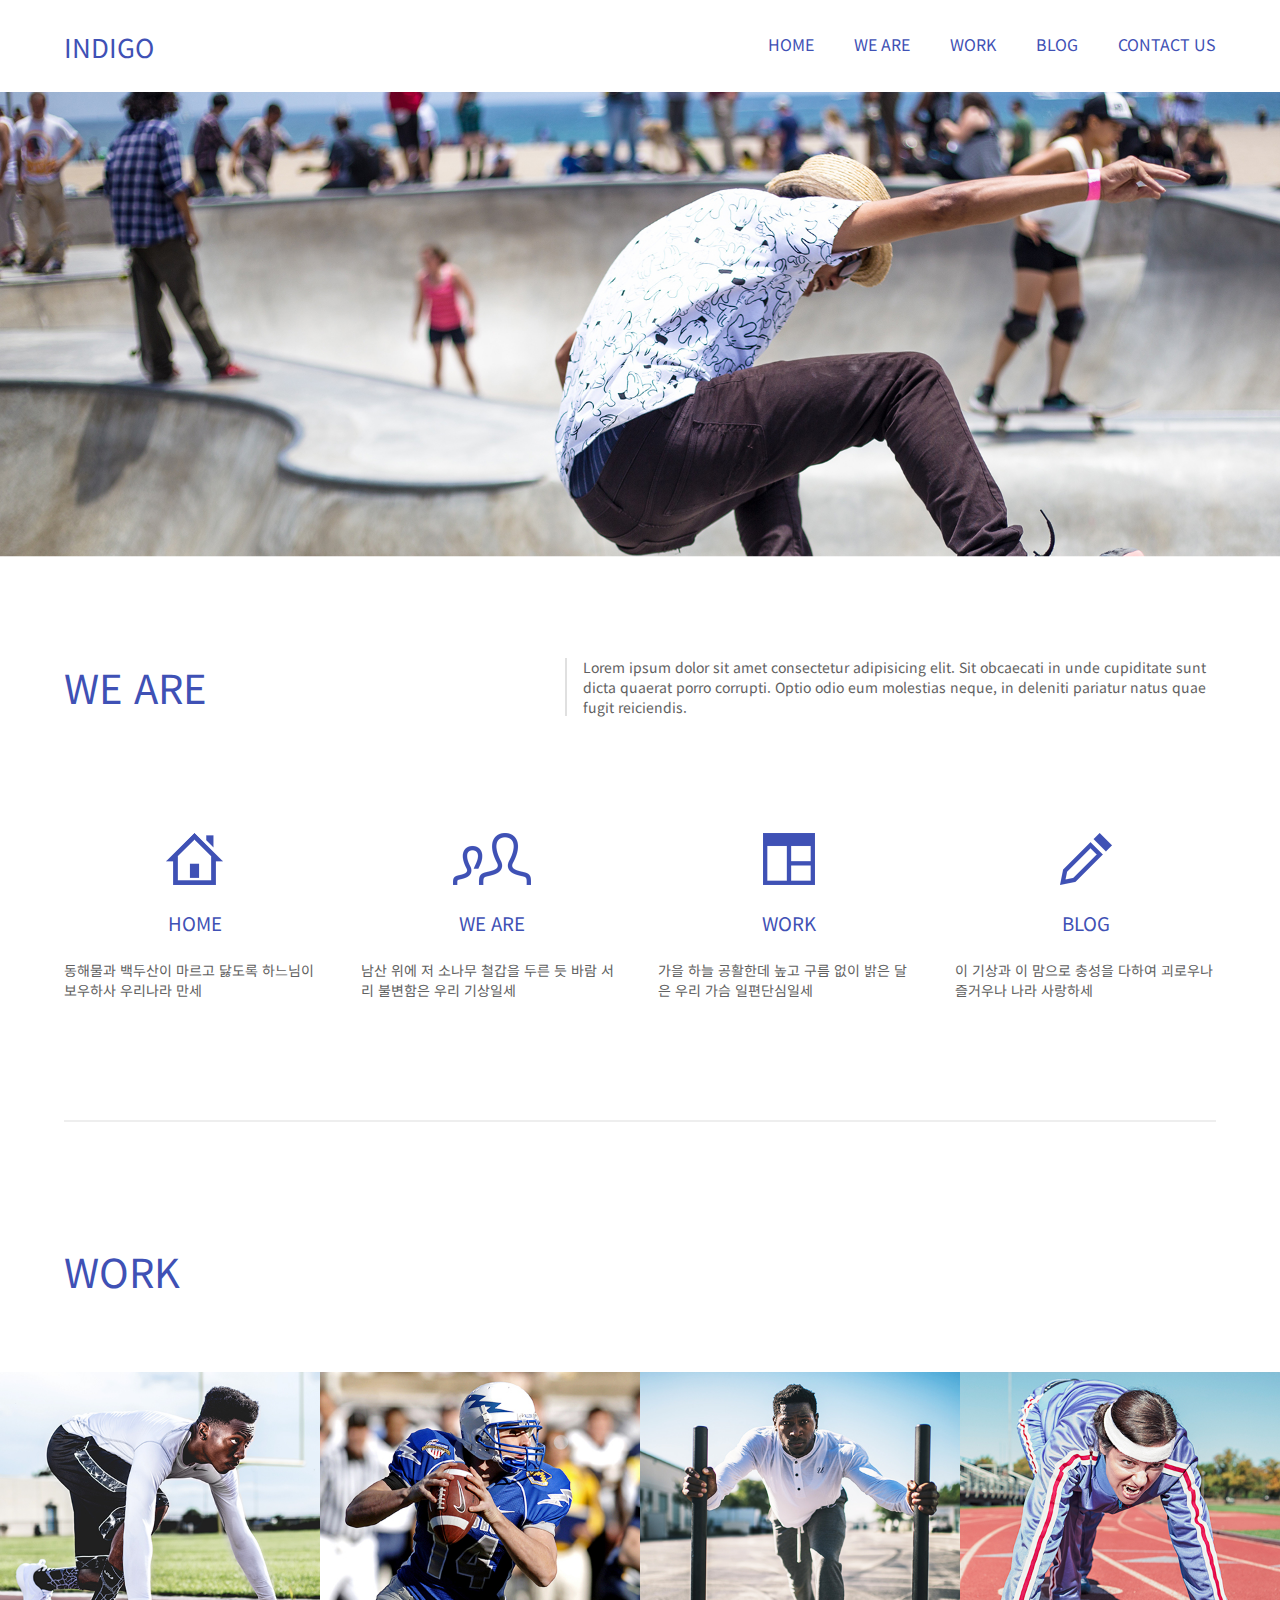
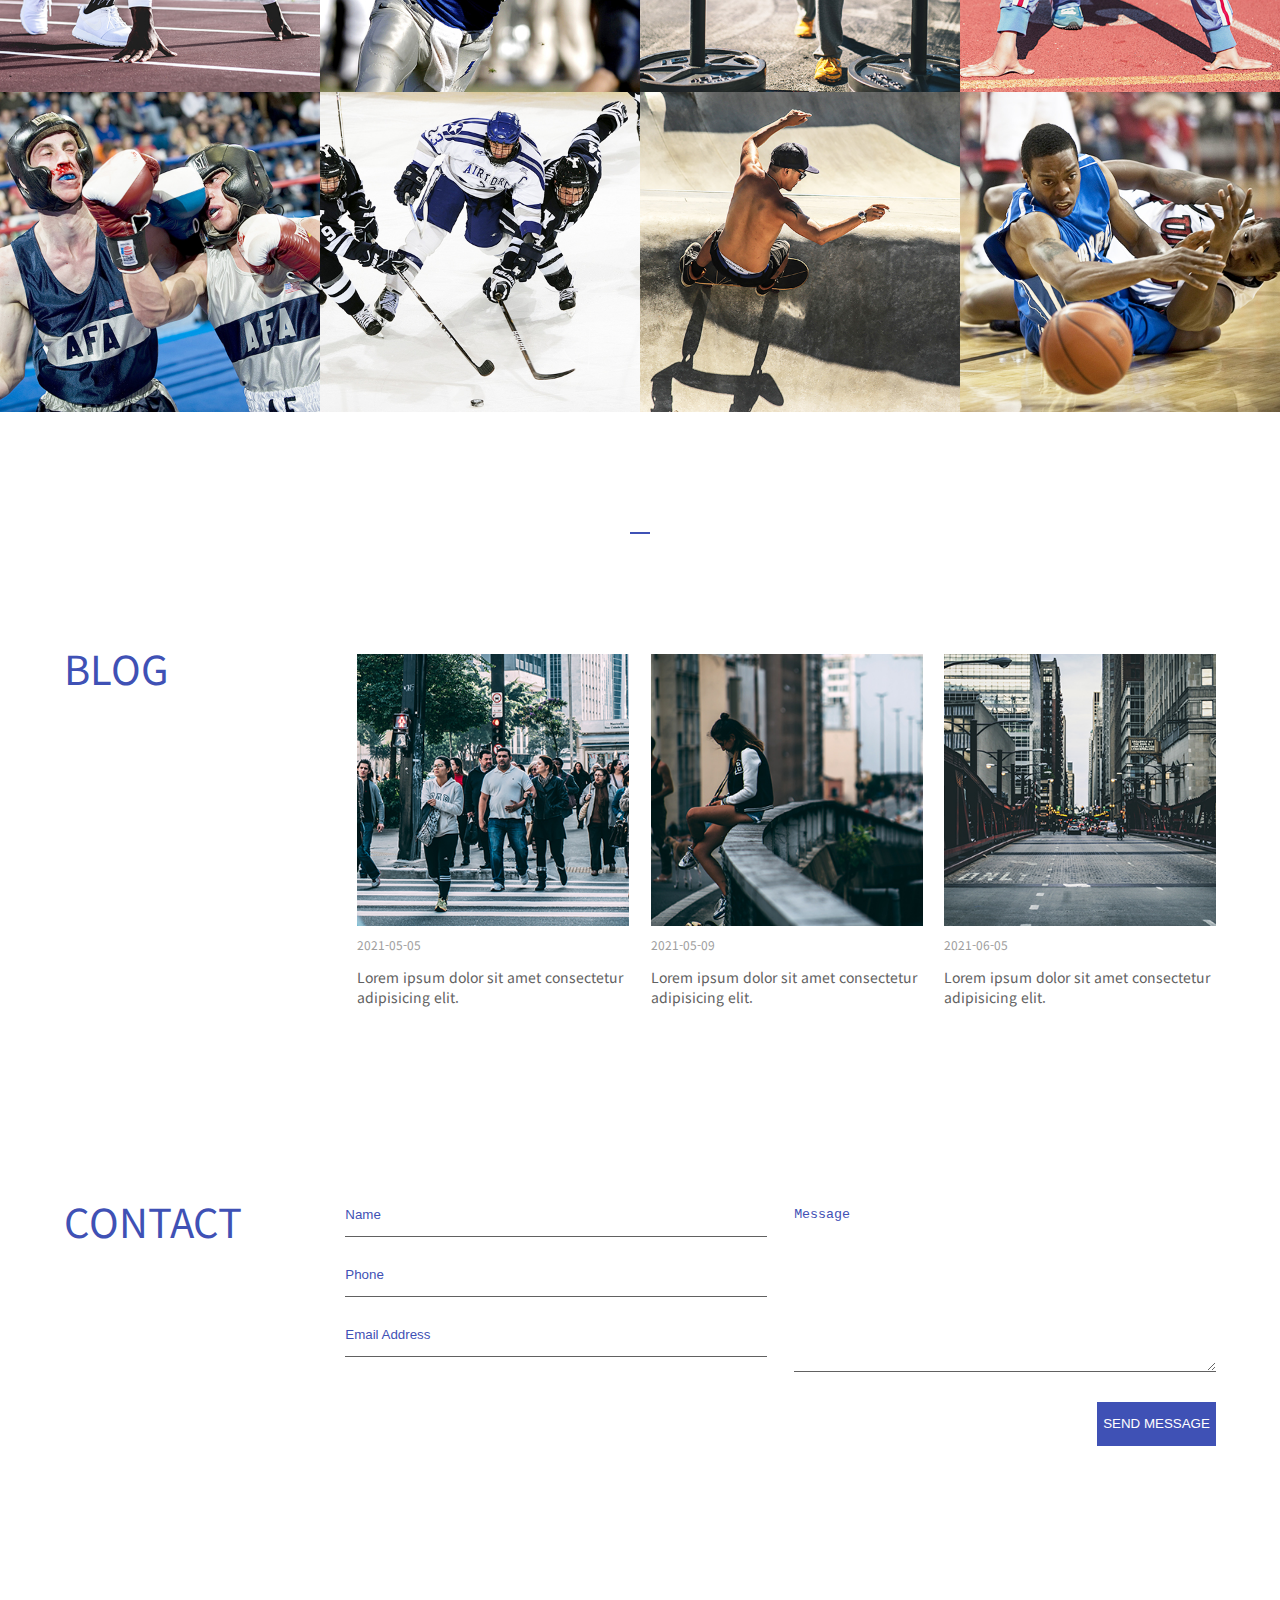
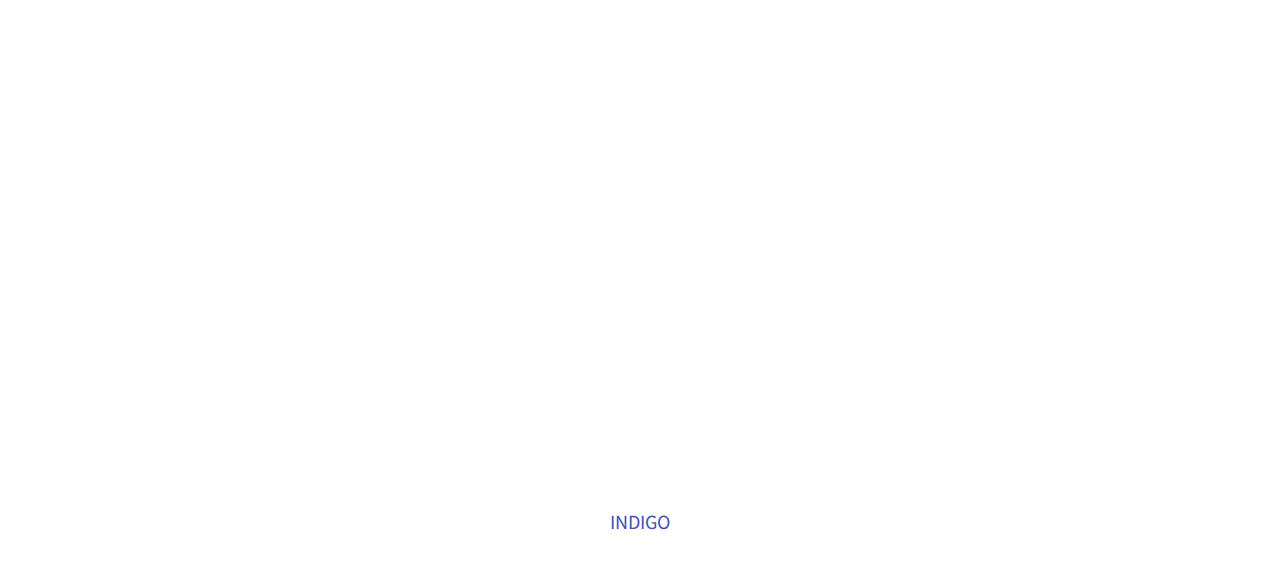
<file: index.html>
<!DOCTYPE html>
<html lang="ko">
<head>
    <meta charset="UTF-8">
    <meta http-equiv="X-UA-Compatible" content="IE=edge">
    <meta name="viewport" content="width=device-width, initial-scale=1.0">
    <meta name="description" content="처음으로 만드는 인디고 반응형 웹페이지">
    <meta name="keywords" content="인디고,indigo,반응형,responsive,웹,web">    
    <link rel="shortcut icon" href="./favicon.ico" type="image/x-icon">
    <link rel="stylesheet" href="./css/reset-min.css">
    <link rel="stylesheet" href="./css/default-min.css">
    <link rel="stylesheet" href="./css/index-min.css">
    <title>INDIGO</title>
    <style>

    </style>
</head>
<body>
    <section class="section wrap">
        <header class="header">
            <div class="container dis-flex">
                <h1 class="ci">
                    <a href="index.html">INDIGO</a>
                </h1>
                <ul class="btn-nav" onclick="
                    document.querySelector('.nav').classList.toggle('active');
                ">
                    <li class="line">네비게이션 호출 버튼</li>
                    <li class="line">네비게이션 호출 버튼</li>
                    <li class="line">네비게이션 호출 버튼</li>
                </ul>
                <nav class="nav">
                    <ul class="dis-flex">
                        <li><a href="./index.html">HOME</a></li>
                        <li><a href="./we-are.html">WE ARE</a></li>
                        <li><a href="./work.html">WORK</a></li>
                        <li><a href="./blog.html">BLOG</a></li>
                        <li><a href="./contact-us.html">CONTACT US</a></li>
                    </ul>
                </nav>
            </div>
        </header>
        <section class="section slider">
            <div class="container wid100">
                <div class="img-box">
                    <img src="./images/slide01.jpg" alt="슬라이더1 스케이트보드 타는 총각">
                </div>
            </div>
        </section>
        <section class="section we-are">
            <div class="container">
                <div class="we-are-top dis-flex">
                    <h2>WE ARE</h2>
                    <p>Lorem ipsum dolor sit amet consectetur adipisicing elit. Sit obcaecati in unde cupiditate sunt dicta quaerat porro corrupti. Optio odio eum molestias neque, in deleniti pariatur natus quae fugit reiciendis.</p>
                </div>
                <div class="we-are-bottom">
                    <ul class="dis-flex">
                        <li>
                            <a href="#">
                                <div class="link-img">
                                    <img src="./images/promo01.png" alt="홈으로 이동">
                                </div>
                                <h3>HOME</h3>
                                <p>동해물과 백두산이 마르고 닳도록 하느님이 보우하사 우리나라 만세</p>
                            </a>
                        </li>
                        <li>
                            <a href="#">
                                <div class="link-img">
                                    <img src="./images/promo02.png" alt="위아로 이동">
                                </div>
                                <h3>WE ARE</h3>
                                <p>남산 위에 저 소나무 철갑을 두른 듯 바람 서리 불변함은 우리 기상일세</p>
                            </a>
                        </li>
                        <li>
                            <a href="#">
                                <div class="link-img">
                                    <img src="./images/promo03.png" alt="워크로 이동">
                                </div>
                                <h3>WORK</h3>
                                <p>가을 하늘 공활한데 높고 구름 없이 밝은 달은 우리 가슴 일편단심일세</p>
                            </a>
                        </li>
                        <li>
                            <a href="#">
                                <div class="link-img">
                                    <img src="./images/promo04.png" alt="블로그로 이동">
                                </div>
                                <h3>BLOG</h3>
                                <p>이 기상과 이 맘으로 충성을 다하여 괴로우나 즐거우나 나라 사랑하세</p>
                            </a>
                        </li>
                    </ul>
                </div>
            </div>
        </section>
        <hr class="first-line">
        <section class="section work">
            <div class="container wid100">
                <h2>WORK</h2>
                <ul class="dis-flex">
                    <li>
                        <a href="#">
                            <img src="./images/work01.jpg" alt="마라톤">
                        </a>
                        <div class="over-box">
                            <h4>마라톤</h4>
                            <h5>웹/프린트</h5>
                        </div>
                    </li>
                    <li>
                        <a href="#">
                            <img src="./images/work02.jpg" alt="미식축구">
                        </a>
                        <div class="over-box">
                            <h4>미식축구</h4>
                            <h5>웹/프린트</h5>
                        </div>
                    </li>
                    <li>
                        <a href="#">
                            <img src="./images/work03.jpg" alt="헬스">
                        </a>
                        <div class="over-box">
                            <h4>헬스</h4>
                            <h5>웹/프린트</h5>
                        </div>
                    </li>
                    <li>
                        <a href="#">
                            <img src="./images/work04.jpg" alt="육상">
                        </a>
                        <div class="over-box">
                            <h4>육상</h4>
                            <h5>웹/프린트</h5>
                        </div>
                    </li>
                    <li>
                        <a href="#">
                            <img src="./images/work05.jpg" alt="권투">
                        </a>
                        <div class="over-box">
                            <h4>권투</h4>
                            <h5>웹/프린트</h5>
                        </div>
                    </li>
                    <li>
                        <a href="#">
                            <img src="./images/work06.jpg" alt="아이스하키">
                        </a>
                        <div class="over-box">
                            <h4>아이스하키</h4>
                            <h5>웹/프린트</h5>
                        </div>
                    </li>
                    <li>
                        <a href="#">
                            <img src="./images/work07.jpg" alt="스케이트보드">
                        </a>
                        <div class="over-box">
                            <h4>스케이트보드</h4>
                            <h5>웹/프린트</h5>
                        </div>
                    </li>
                    <li>
                        <a href="#">
                            <img src="./images/work08.jpg" alt="농구">
                        </a>
                        <div class="over-box">
                            <h4>농구</h4>
                            <h5>웹/프린트</h5>
                        </div>
                    </li>
                </ul>
            </div>
        </section>
        <hr class="second-line">
        <section class="section blog">
            <div class="container">
                <ul class="dis-flex">
                    <li class="blog-list">
                        <h2>BLOG</h2>
                    </li>
                    <li class="blog-list">
                        <div class="blog-img">
                            <img src="./images/blog01.jpg" alt="블로그1">
                        </div>
                        <h3>2021-05-05</h3>
                        <p>Lorem ipsum dolor sit amet consectetur adipisicing elit.</p>
                    </li>
                    <li class="blog-list">
                        <div class="blog-img">
                            <img src="./images/blog02.jpg" alt="블로그2">
                        </div>
                        <h3>2021-05-09</h3>
                        <p>Lorem ipsum dolor sit amet consectetur adipisicing elit.</p>
                    </li>
                    <li class="blog-list">
                        <div class="blog-img">
                            <img src="./images/blog03.jpg" alt="블로그3">
                        </div>
                        <h3>2021-06-05</h3>
                        <p>Lorem ipsum dolor sit amet consectetur adipisicing elit.</p>
                    </li>
                </ul>
            </div>
        </section>
        <section class="section contact">
            <div class="container">                
                <form>                    
                    <ul class="dis-flex">
                        <li>
                            <h2>CONTACT</h2>
                        </li>
                        <li>
                            <input type="text" placeholder="Name">
                            <input type="text" placeholder="Phone">
                            <input type="text" placeholder="Email Address">
                        </li>
                        <li class="dis-flex">
                            <textarea placeholder="Message"></textarea>
                            <input type="button" value="SEND MESSAGE">
                        </li>
                    </ul>
                </form>
            </div>
        </section>
        <section class="section map">
            <div class="container wid100">
                <iframe src="https://www.google.com/maps/embed?pb=!1m18!1m12!1m3!1d3163.5184615589947!2d126.67502091558796!3d37.542847033241685!2m3!1f0!2f0!3f0!3m2!1i1024!2i768!4f13.1!3m3!1m2!1s0x357b7e16f11f3635%3A0xd3d8fb87825f4f2a!2z7Jew7Z2s7KeB7JeF7KCE66y47ZWZ6rWQ!5e0!3m2!1sko!2skr!4v1629963942072!5m2!1sko!2skr" allowfullscreen></iframe>
            </div>
        </section>
        <footer class="footer">
            <div class="container">
                <h2><a href="index.html">INDIGO</a></h2>
            </div>
        </footer>
    </section>
</body>
</html>
</file>
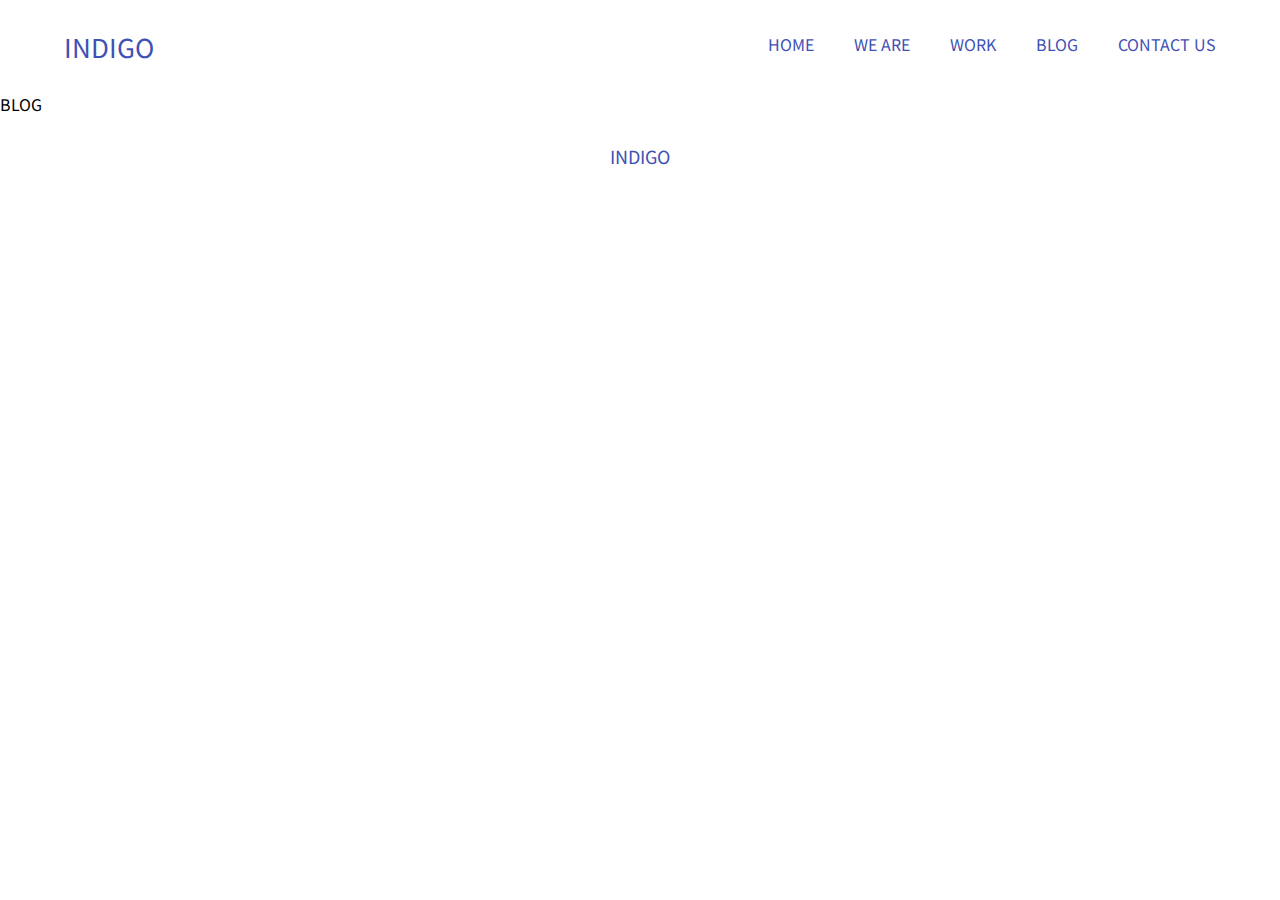
<file: blog.html>
<!DOCTYPE html>
<html lang="ko">
<head>
    <meta charset="UTF-8">
    <meta http-equiv="X-UA-Compatible" content="IE=edge">
    <meta name="viewport" content="width=device-width, initial-scale=1.0">
    <meta name="description" content="처음으로 만드는 인디고 반응형 웹페이지">
    <meta name="keywords" content="인디고,indigo,반응형,responsive,웹,web">    
    <link rel="shortcut icon" href="./favicon.ico" type="image/x-icon">
    <link rel="stylesheet" href="./css/reset-min.css">
    <link rel="stylesheet" href="./css/default-min.css">
    <title>INDIGO</title>
    <style>

    </style>
</head>
<body>
    <section class="section wrap">
        <header class="header">
            <div class="container dis-flex">
                <h1 class="ci">
                    <a href="index.html">INDIGO</a>
                </h1>
                <ul class="btn-nav" onclick="
                    document.querySelector('.nav').classList.toggle('active');
                ">
                    <li class="line">네비게이션 호출 버튼</li>
                    <li class="line">네비게이션 호출 버튼</li>
                    <li class="line">네비게이션 호출 버튼</li>
                </ul>
                <nav class="nav">
                    <ul class="dis-flex">
                        <li><a href="./index.html">HOME</a></li>
                        <li><a href="./we-are.html">WE ARE</a></li>
                        <li><a href="./work.html">WORK</a></li>
                        <li><a href="./blog.html">BLOG</a></li>
                        <li><a href="./contact-us.html">CONTACT US</a></li>
                    </ul>
                </nav>
            </div>
        </header>
        <section class="section">
            BLOG 
        </section>
        <footer class="footer">
            <div class="container">
                <h2><a href="index.html">INDIGO</a></h2>
            </div>
        </footer>
    </section>
</body>
</html>
</file>
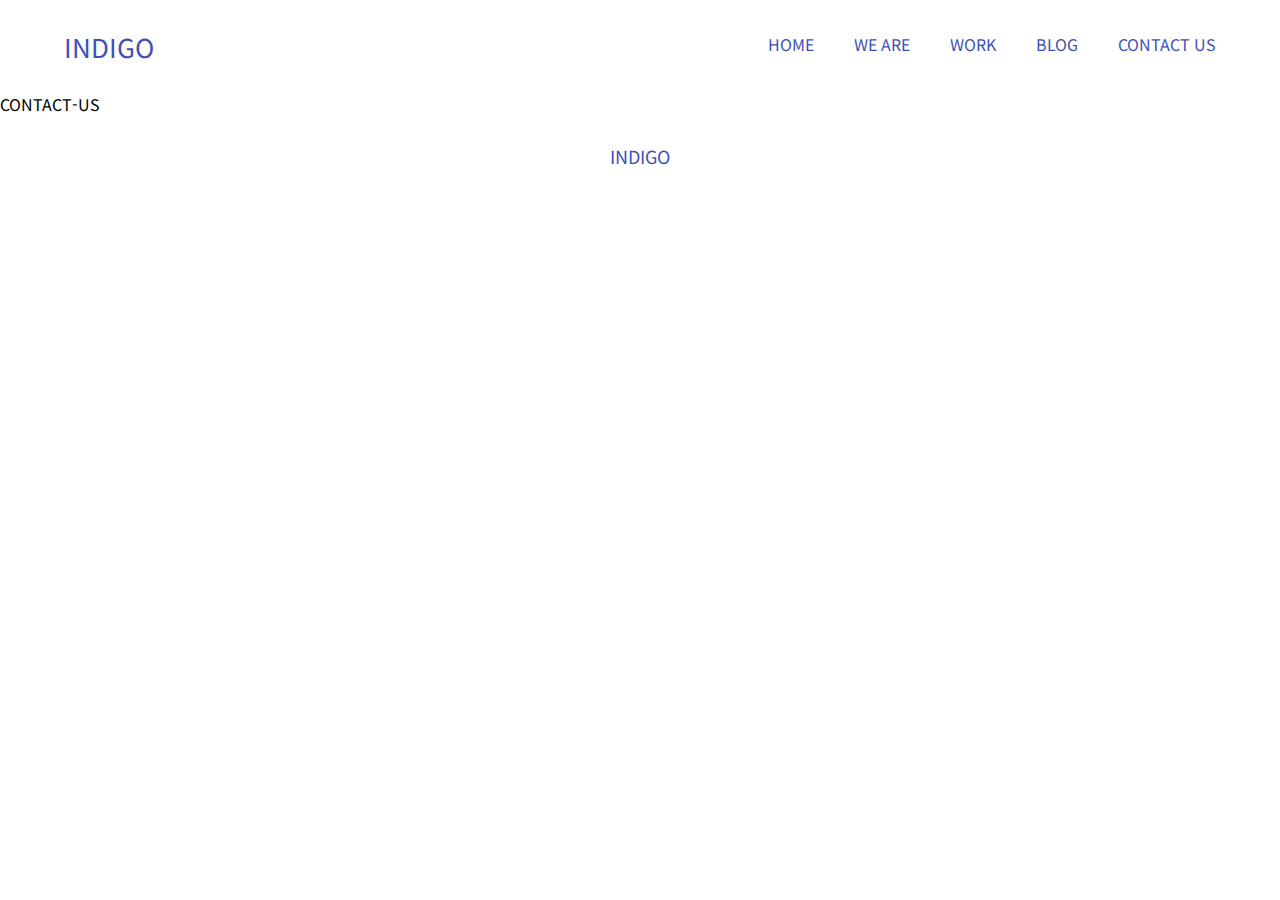
<file: contact-us.html>
<!DOCTYPE html>
<html lang="ko">
<head>
    <meta charset="UTF-8">
    <meta http-equiv="X-UA-Compatible" content="IE=edge">
    <meta name="viewport" content="width=device-width, initial-scale=1.0">
    <meta name="description" content="처음으로 만드는 인디고 반응형 웹페이지">
    <meta name="keywords" content="인디고,indigo,반응형,responsive,웹,web">    
    <link rel="shortcut icon" href="./favicon.ico" type="image/x-icon">
    <link rel="stylesheet" href="./css/reset-min.css">
    <link rel="stylesheet" href="./css/default-min.css">
    <title>INDIGO</title>
    <style>

    </style>
</head>
<body>
    <section class="section wrap">
        <header class="header">
            <div class="container dis-flex">
                <h1 class="ci">
                    <a href="index.html">INDIGO</a>
                </h1>
                <ul class="btn-nav" onclick="
                    document.querySelector('.nav').classList.toggle('active');
                ">
                    <li class="line">네비게이션 호출 버튼</li>
                    <li class="line">네비게이션 호출 버튼</li>
                    <li class="line">네비게이션 호출 버튼</li>
                </ul>
                <nav class="nav">
                    <ul class="dis-flex">
                        <li><a href="./index.html">HOME</a></li>
                        <li><a href="./we-are.html">WE ARE</a></li>
                        <li><a href="./work.html">WORK</a></li>
                        <li><a href="./blog.html">BLOG</a></li>
                        <li><a href="./contact-us.html">CONTACT US</a></li>
                    </ul>
                </nav>
            </div>
        </header>
        <section class="section">
            CONTACT-US 
        </section>
        <footer class="footer">
            <div class="container">
                <h2><a href="index.html">INDIGO</a></h2>
            </div>
        </footer>
    </section>
</body>
</html>
</file>
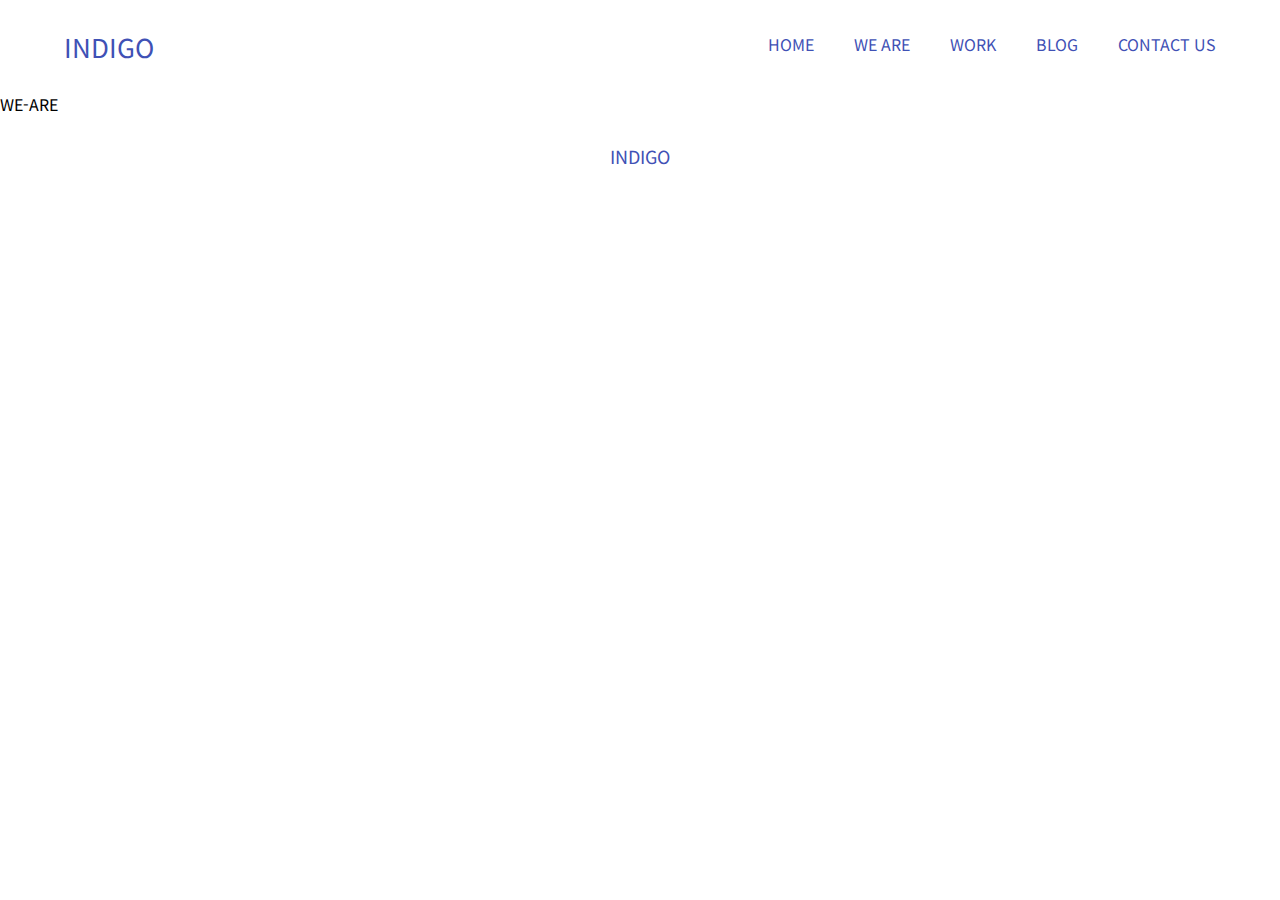
<file: we-are.html>
<!DOCTYPE html>
<html lang="ko">
<head>
    <meta charset="UTF-8">
    <meta http-equiv="X-UA-Compatible" content="IE=edge">
    <meta name="viewport" content="width=device-width, initial-scale=1.0">
    <meta name="description" content="처음으로 만드는 인디고 반응형 웹페이지">
    <meta name="keywords" content="인디고,indigo,반응형,responsive,웹,web">    
    <link rel="shortcut icon" href="./favicon.ico" type="image/x-icon">
    <link rel="stylesheet" href="./css/reset-min.css">
    <link rel="stylesheet" href="./css/default-min.css">
    <title>INDIGO</title>
    <style>

    </style>
</head>
<body>
    <section class="section wrap">
        <header class="header">
            <div class="container dis-flex">
                <h1 class="ci">
                    <a href="index.html">INDIGO</a>
                </h1>
                <ul class="btn-nav" onclick="
                    document.querySelector('.nav').classList.toggle('active');
                ">
                    <li class="line">네비게이션 호출 버튼</li>
                    <li class="line">네비게이션 호출 버튼</li>
                    <li class="line">네비게이션 호출 버튼</li>
                </ul>
                <nav class="nav">
                    <ul class="dis-flex">
                        <li><a href="./index.html">HOME</a></li>
                        <li><a href="./we-are.html">WE ARE</a></li>
                        <li><a href="./work.html">WORK</a></li>
                        <li><a href="./blog.html">BLOG</a></li>
                        <li><a href="./contact-us.html">CONTACT US</a></li>
                    </ul>
                </nav>
            </div>
        </header>
        <section class="section">
            WE-ARE 
        </section>
        <footer class="footer">
            <div class="container">
                <h2><a href="index.html">INDIGO</a></h2>
            </div>
        </footer>
    </section>
</body>
</html>
</file>
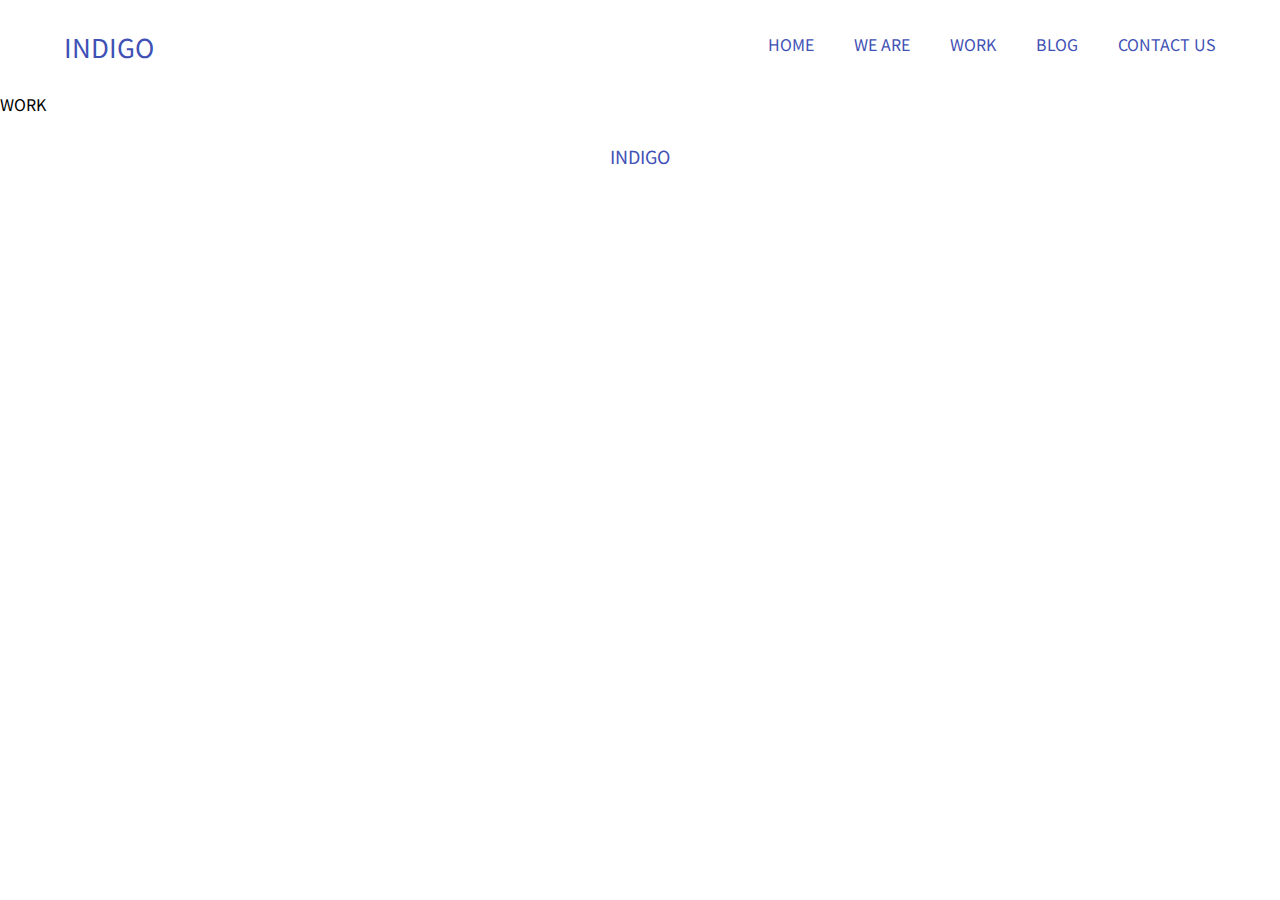
<file: work.html>
<!DOCTYPE html>
<html lang="ko">
<head>
    <meta charset="UTF-8">
    <meta http-equiv="X-UA-Compatible" content="IE=edge">
    <meta name="viewport" content="width=device-width, initial-scale=1.0">
    <meta name="description" content="처음으로 만드는 인디고 반응형 웹페이지">
    <meta name="keywords" content="인디고,indigo,반응형,responsive,웹,web">    
    <link rel="shortcut icon" href="./favicon.ico" type="image/x-icon">
    <link rel="stylesheet" href="./css/reset-min.css">
    <link rel="stylesheet" href="./css/default-min.css">
    <title>INDIGO</title>
    <style>

    </style>
</head>
<body>
    <section class="section wrap">
        <header class="header">
            <div class="container dis-flex">
                <h1 class="ci">
                    <a href="index.html">INDIGO</a>
                </h1>
                <ul class="btn-nav" onclick="
                    document.querySelector('.nav').classList.toggle('active');
                ">
                    <li class="line">네비게이션 호출 버튼</li>
                    <li class="line">네비게이션 호출 버튼</li>
                    <li class="line">네비게이션 호출 버튼</li>
                </ul>
                <nav class="nav">
                    <ul class="dis-flex">
                        <li><a href="./index.html">HOME</a></li>
                        <li><a href="./we-are.html">WE ARE</a></li>
                        <li><a href="./work.html">WORK</a></li>
                        <li><a href="./blog.html">BLOG</a></li>
                        <li><a href="./contact-us.html">CONTACT US</a></li>
                    </ul>
                </nav>
            </div>
        </header>
        <section class="section">
            WORK 
        </section>
        <footer class="footer">
            <div class="container">
                <h2><a href="index.html">INDIGO</a></h2>
            </div>
        </footer>
    </section>
</body>
</html>
</file>
<file: css/default-min.css>
@import url(https://fonts.googleapis.com/css2?family=Noto+Sans+KR:wght@100;300;400;500;700;900&display=swap);html,body{font-family:'Noto Sans KR',sans-serif}.container,hr{width:90%;margin:0 auto;padding:60px 0}.wid100{width:100%}.header .container,.slider .container,.map .container,.footer .container{padding:0}hr{height:2px;margin:16px auto;padding:0;background-color:#eee}.second-line{width:20px;background-color:#3f51b5}h1,h2,h3{font-weight:400;color:#3f51b5}h2{font-size:40px;margin-bottom:30px}p{font-size:14px;color:#616161;text-align:center}.dis-flex{display:flex;flex-flow:row wrap;align-items:center}.header{position:relative}.header .container{padding-top:11px;padding-bottom:15px;flex-flow:nowrap;justify-content:space-between}.ci a{font-size:26px;font-weight:400;color:#3f51b5}.btn-nav{cursor:pointer}.btn-nav li{width:20px;height:2px;margin-bottom:5px;background-color:#3f51b5;text-indent:-999999px}.btn-nav li:last-child{margin-bottom:0}.nav{height:0;overflow:hidden;position:absolute;left:0;right:0;top:100%;background-color:#3f51b5;transition:0.3s}.nav.active{height:245px}.nav ul li{width:100%}.nav a{display:block;border-bottom:1px solid #14237a;padding:14px 20px;font-size:14px;color:#fff;transition:0.1s}.nav a:hover{background-color:#fff;color:#3f51b5}.footer h2{margin-bottom:0}.footer a{display:block;width:100%;height:80px;text-align:center;line-height:80px;font-size:18px;color:#3f51b5}@media (min-width:768px){.container,hr{padding:100px 0}hr{margin:20px auto;padding:0}.header .container{padding-top:21px;padding-bottom:25px}.btn-nav{display:none}.nav,.nav.active{height:auto;position:static;background-color:transparent}.nav ul{flex-flow:nowrap;align-items:center}.nav ul li{width:auto}.nav a,.nav a:hover{border-bottom:none;padding:0 22px 0 0;font-size:16px;color:#3f51b5}.nav li:last-child a{padding-right:0}}@media (min-width:1200px){h2{margin-bottom:0}p{text-align:left}.nav a,.nav a:hover{padding-right:40px}}@media (min-width:1600px){.nav a,.nav a:hover{padding-right:60px}}
</file>
<file: css/index-min.css>
@charset 'utf-8';.we-are-top{margin-bottom:74px;flex-flow:column nowrap}.we-are-bottom ul li{width:100%;margin-bottom:54px}.we-are-bottom ul li:last-child{margin-bottom:0}.we-are-bottom a{display:block}.we-are-bottom .link-img{height:52px;text-align:center}.we-are-bottom .link-img img{width:auto;height:100%}.we-are-bottom h3{padding:24px 0;text-align:center}.work h2{text-align:center}.work ul li{width:100%;position:relative;overflow:hidden}.work ul li::after{content:'';display:block;position:absolute;left:0;right:0;top:0;bottom:0;z-index:2;background-color:rgba(63,81,181,0);transition:0.2s}.work ul li:hover::after{background-color:rgba(63,81,181,.8)}.work .over-box{padding:20px;position:absolute;left:0;right:0;top:-100%;bottom:100%;z-index:3;transition:0.3s}.work ul li:hover .over-box{top:0;bottom:0}.work .over-box h4{font-size:20px;color:#fff}.work .over-box h5{font-size:16px;color:#fff}.blog ul,.contact ul{align-items:flex-start}.blog ul li.blog-list,.contact ul li{width:100%;margin-bottom:49px}.blog ul li:first-child,.blog ul li:last-child{margin-bottom:0}.blog h2{text-align:center}.blog h3{margin:10px 0 14px 0;font-size:12px;font-weight:400;color:#9e9e9e}.blog p{text-align:left}.contact h2{text-align:center}.contact ul li{margin-bottom:0}.contact ul li:last-child{flex-flow:column nowrap;align-items:flex-end}.contact input,.contact textarea{width:100%;margin-bottom:30px;border-bottom:1px solid #616161;padding-bottom:14px;display:block}.contact input::placeholder,.contact textarea::placeholder{color:#3f51b5}.contact textarea{height:165px}.contact input[type="button"]{width:119px;height:44px;border:none;background-color:#3f51b5;color:#fff;text-align:center;line-height:44px}.map iframe{width:100%;height:300px}@media (min-width:768px){.we-are-top{margin-bottom:116px}.we-are-bottom ul li{flex:1;margin-bottom:0;padding-right:24px}.we-are-bottom ul li:last-child{padding-right:0}.work ul li{width:50%}.blog ul li.blog-list{margin-bottom:0}.blog ul li:nth-child(2),.blog ul li:nth-child(3),.blog ul li:nth-child(4){width:31.5028901734104%;margin-right:2.745664739884393%}.blog ul li:nth-child(4){margin-right:0}.contact ul li:nth-child(2),.contact ul li:nth-child(3){width:48.828125%}.contact ul li:nth-child(2){margin-right:2.34375%}.map iframe{height:400px}}@media (min-width:1200px){.we-are-top{flex-flow:row nowrap}.we-are-top h2{width:43.7037037037037%;border-right:2px solid #e0e0e0}.we-are-top p{width:56.2962962962963%;padding-left:16px}.we-are-bottom ul li{padding-right:36px}.work h2{margin-bottom:72px;padding-left:5%;text-align:left}.work ul li{width:25%}.blog ul li.blog-list{width:23.61111111111111%;margin-right:1.851851851851852%}.blog ul li:nth-child(4){margin-right:0}.blog h2{margin-top:-15px;text-align:left}.contact h2{margin-top:-15px;text-align:left}.contact ul li:nth-child(1){flex:2}.contact ul li:nth-child(2){flex:3}.contact ul li:nth-child(3){flex:3}.map iframe{height:500px}}
</file>
